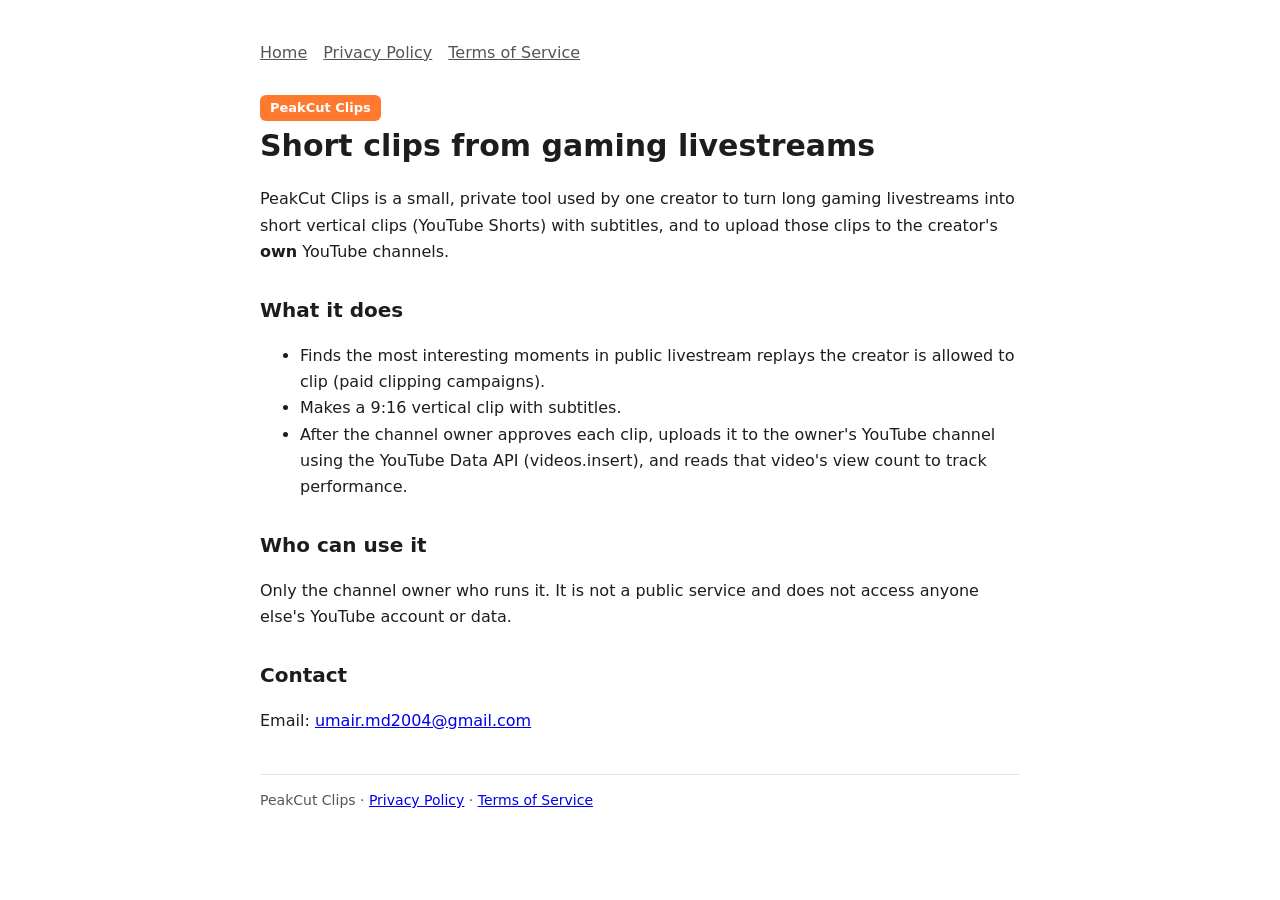
<file: index.html>
<!doctype html><html lang="en"><head><meta charset="utf-8"><meta name="viewport" content="width=device-width,initial-scale=1">
<title>PeakCut Clips</title><link rel="stylesheet" href="style.css"></head><body><main>
<nav><a href="index.html">Home</a><a href="privacy.html">Privacy Policy</a><a href="terms.html">Terms of Service</a></nav>
<span class="tag">PeakCut Clips</span>
<h1>Short clips from gaming livestreams</h1>
<p>PeakCut Clips is a small, private tool used by one creator to turn long gaming livestreams into short vertical clips
(YouTube Shorts) with subtitles, and to upload those clips to the creator's <b>own</b> YouTube channels.</p>
<h2>What it does</h2>
<ul><li>Finds the most interesting moments in public livestream replays the creator is allowed to clip (paid clipping campaigns).</li>
<li>Makes a 9:16 vertical clip with subtitles.</li>
<li>After the channel owner approves each clip, uploads it to the owner's YouTube channel using the YouTube Data API (videos.insert), and reads that video's view count to track performance.</li></ul>
<h2>Who can use it</h2>
<p>Only the channel owner who runs it. It is not a public service and does not access anyone else's YouTube account or data.</p>
<h2>Contact</h2><p>Email: <a href="mailto:umair.md2004@gmail.com">umair.md2004@gmail.com</a></p>
<footer>PeakCut Clips · <a href="privacy.html">Privacy Policy</a> · <a href="terms.html">Terms of Service</a></footer>
</main></body></html>
</file>
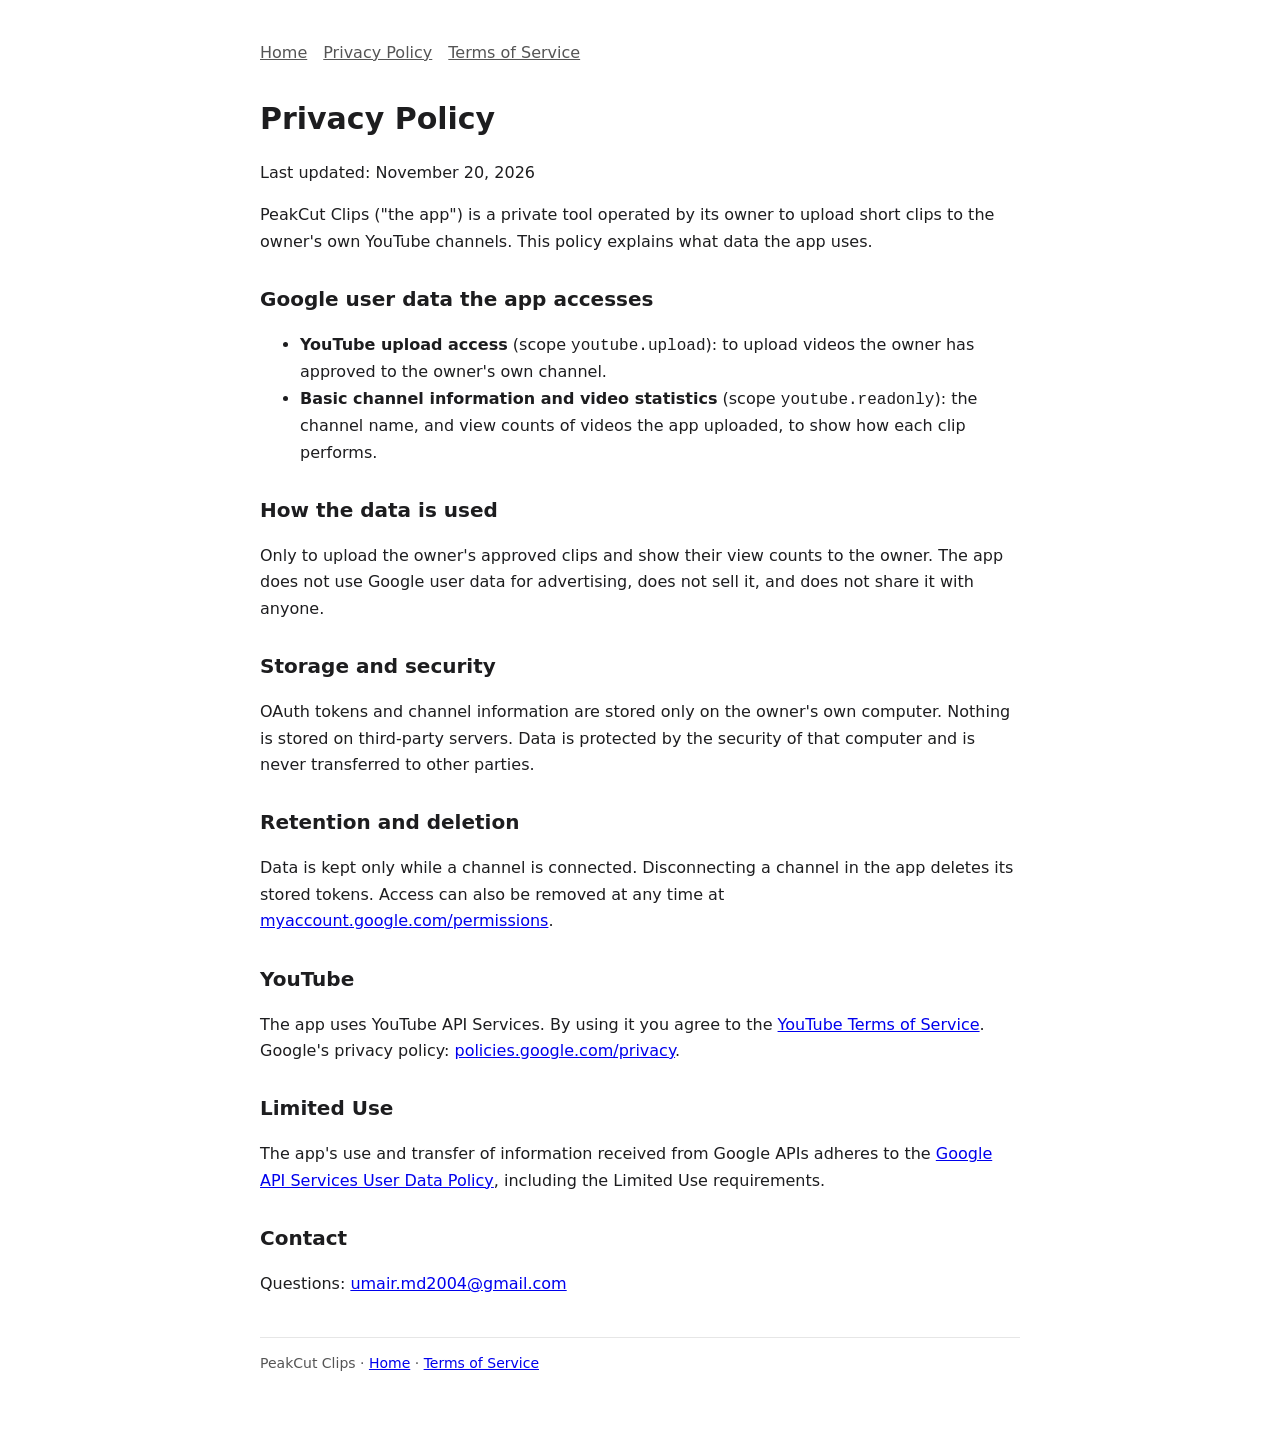
<file: privacy.html>
<!doctype html><html lang="en"><head><meta charset="utf-8"><meta name="viewport" content="width=device-width,initial-scale=1">
<title>Privacy Policy</title><link rel="stylesheet" href="style.css"></head><body><main>
<nav><a href="index.html">Home</a><a href="privacy.html">Privacy Policy</a><a href="terms.html">Terms of Service</a></nav>
<h1>Privacy Policy</h1><p>Last updated: November 20, 2026</p>
<p>PeakCut Clips ("the app") is a private tool operated by its owner to upload short clips to the owner's own YouTube channels.
This policy explains what data the app uses.</p>
<h2>Google user data the app accesses</h2>
<ul><li><b>YouTube upload access</b> (scope <code>youtube.upload</code>): to upload videos the owner has approved to the owner's own channel.</li>
<li><b>Basic channel information and video statistics</b> (scope <code>youtube.readonly</code>): the channel name, and view counts of videos the app uploaded, to show how each clip performs.</li></ul>
<h2>How the data is used</h2>
<p>Only to upload the owner's approved clips and show their view counts to the owner. The app does not use Google user data for
advertising, does not sell it, and does not share it with anyone.</p>
<h2>Storage and security</h2>
<p>OAuth tokens and channel information are stored only on the owner's own computer. Nothing is stored on third-party servers.
Data is protected by the security of that computer and is never transferred to other parties.</p>
<h2>Retention and deletion</h2>
<p>Data is kept only while a channel is connected. Disconnecting a channel in the app deletes its stored tokens. Access can also be
removed at any time at <a href="https://myaccount.google.com/permissions">myaccount.google.com/permissions</a>.</p>
<h2>YouTube</h2>
<p>The app uses YouTube API Services. By using it you agree to the <a href="https://www.youtube.com/t/terms">YouTube Terms of Service</a>.
Google's privacy policy: <a href="https://policies.google.com/privacy">policies.google.com/privacy</a>.</p>
<h2>Limited Use</h2>
<p>The app's use and transfer of information received from Google APIs adheres to the
<a href="https://developers.google.com/terms/api-services-user-data-policy">Google API Services User Data Policy</a>, including the Limited Use requirements.</p>
<h2>Contact</h2><p>Questions: <a href="mailto:umair.md2004@gmail.com">umair.md2004@gmail.com</a></p>
<footer>PeakCut Clips · <a href="index.html">Home</a> · <a href="terms.html">Terms of Service</a></footer>
</main></body></html>
</file>
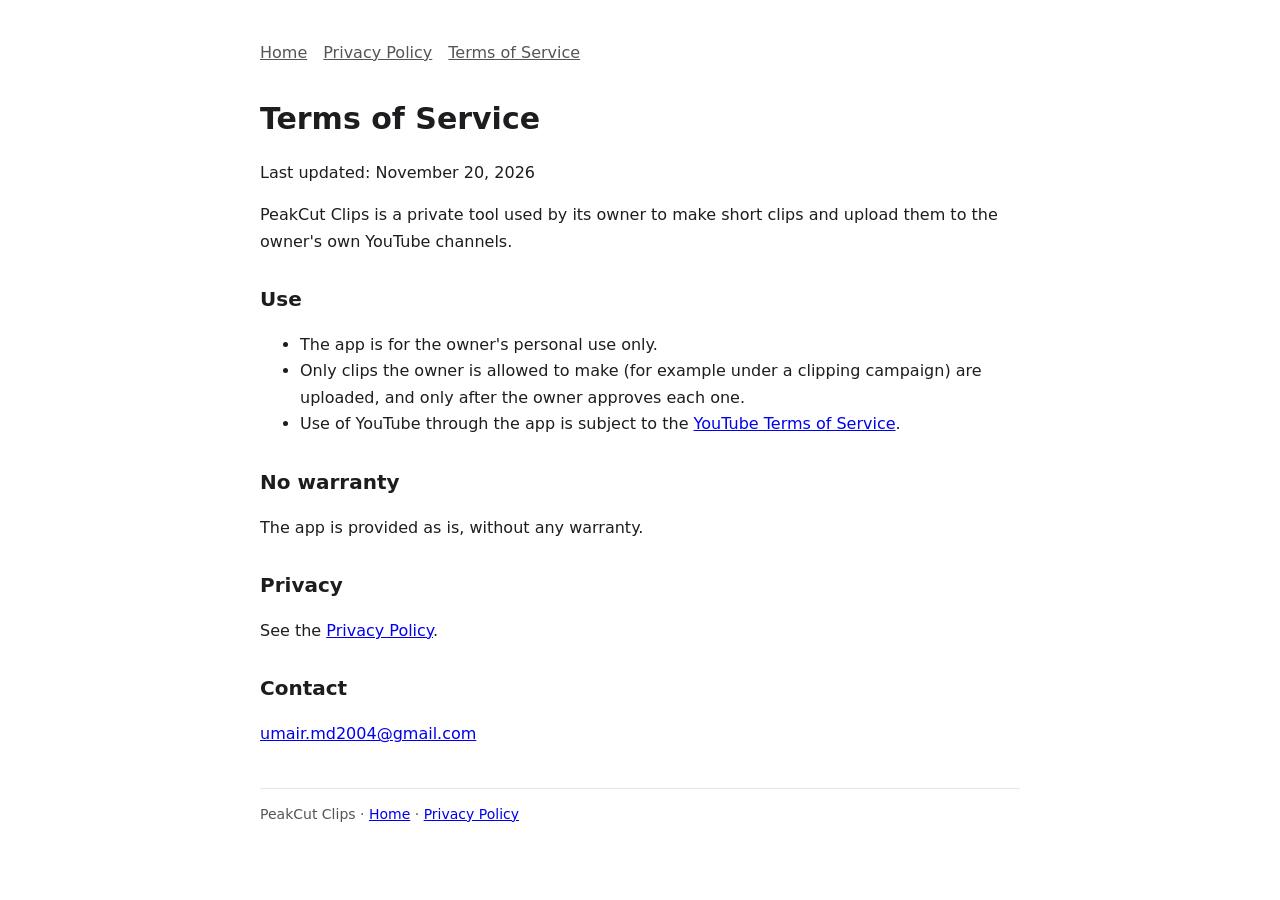
<file: terms.html>
<!doctype html><html lang="en"><head><meta charset="utf-8"><meta name="viewport" content="width=device-width,initial-scale=1">
<title>Terms of Service</title><link rel="stylesheet" href="style.css"></head><body><main>
<nav><a href="index.html">Home</a><a href="privacy.html">Privacy Policy</a><a href="terms.html">Terms of Service</a></nav>
<h1>Terms of Service</h1><p>Last updated: November 20, 2026</p>
<p>PeakCut Clips is a private tool used by its owner to make short clips and upload them to the owner's own YouTube channels.</p>
<h2>Use</h2><ul><li>The app is for the owner's personal use only.</li>
<li>Only clips the owner is allowed to make (for example under a clipping campaign) are uploaded, and only after the owner approves each one.</li>
<li>Use of YouTube through the app is subject to the <a href="https://www.youtube.com/t/terms">YouTube Terms of Service</a>.</li></ul>
<h2>No warranty</h2><p>The app is provided as is, without any warranty.</p>
<h2>Privacy</h2><p>See the <a href="privacy.html">Privacy Policy</a>.</p>
<h2>Contact</h2><p><a href="mailto:umair.md2004@gmail.com">umair.md2004@gmail.com</a></p>
<footer>PeakCut Clips · <a href="index.html">Home</a> · <a href="privacy.html">Privacy Policy</a></footer>
</main></body></html>
</file>
<file: style.css>
:root{--bg:#fff;--ink:#1d1d1f;--dim:#555;--line:#e6e6e6;--brand:#ff7a2f}
@media (prefers-color-scheme:dark){:root{--bg:#121212;--ink:#f2f2f2;--dim:#aaa;--line:#2a2a2a}}
body{margin:0;background:var(--bg);color:var(--ink);font:16px/1.65 system-ui,-apple-system,Segoe UI,Roboto,sans-serif}
main{max-width:760px;margin:0 auto;padding:40px 16px 60px}
nav{display:flex;gap:16px;flex-wrap:wrap;margin-bottom:28px}nav a{color:var(--dim)}
h1{font-size:30px;margin:0 0 8px}h2{font-size:20px;margin:28px 0 6px}p,li{color:var(--ink)}
.tag{display:inline-block;background:var(--brand);color:#fff;border-radius:6px;padding:2px 10px;font-weight:600;font-size:13px}
footer{margin-top:40px;border-top:1px solid var(--line);padding-top:14px;color:var(--dim);font-size:14px}
</file>
